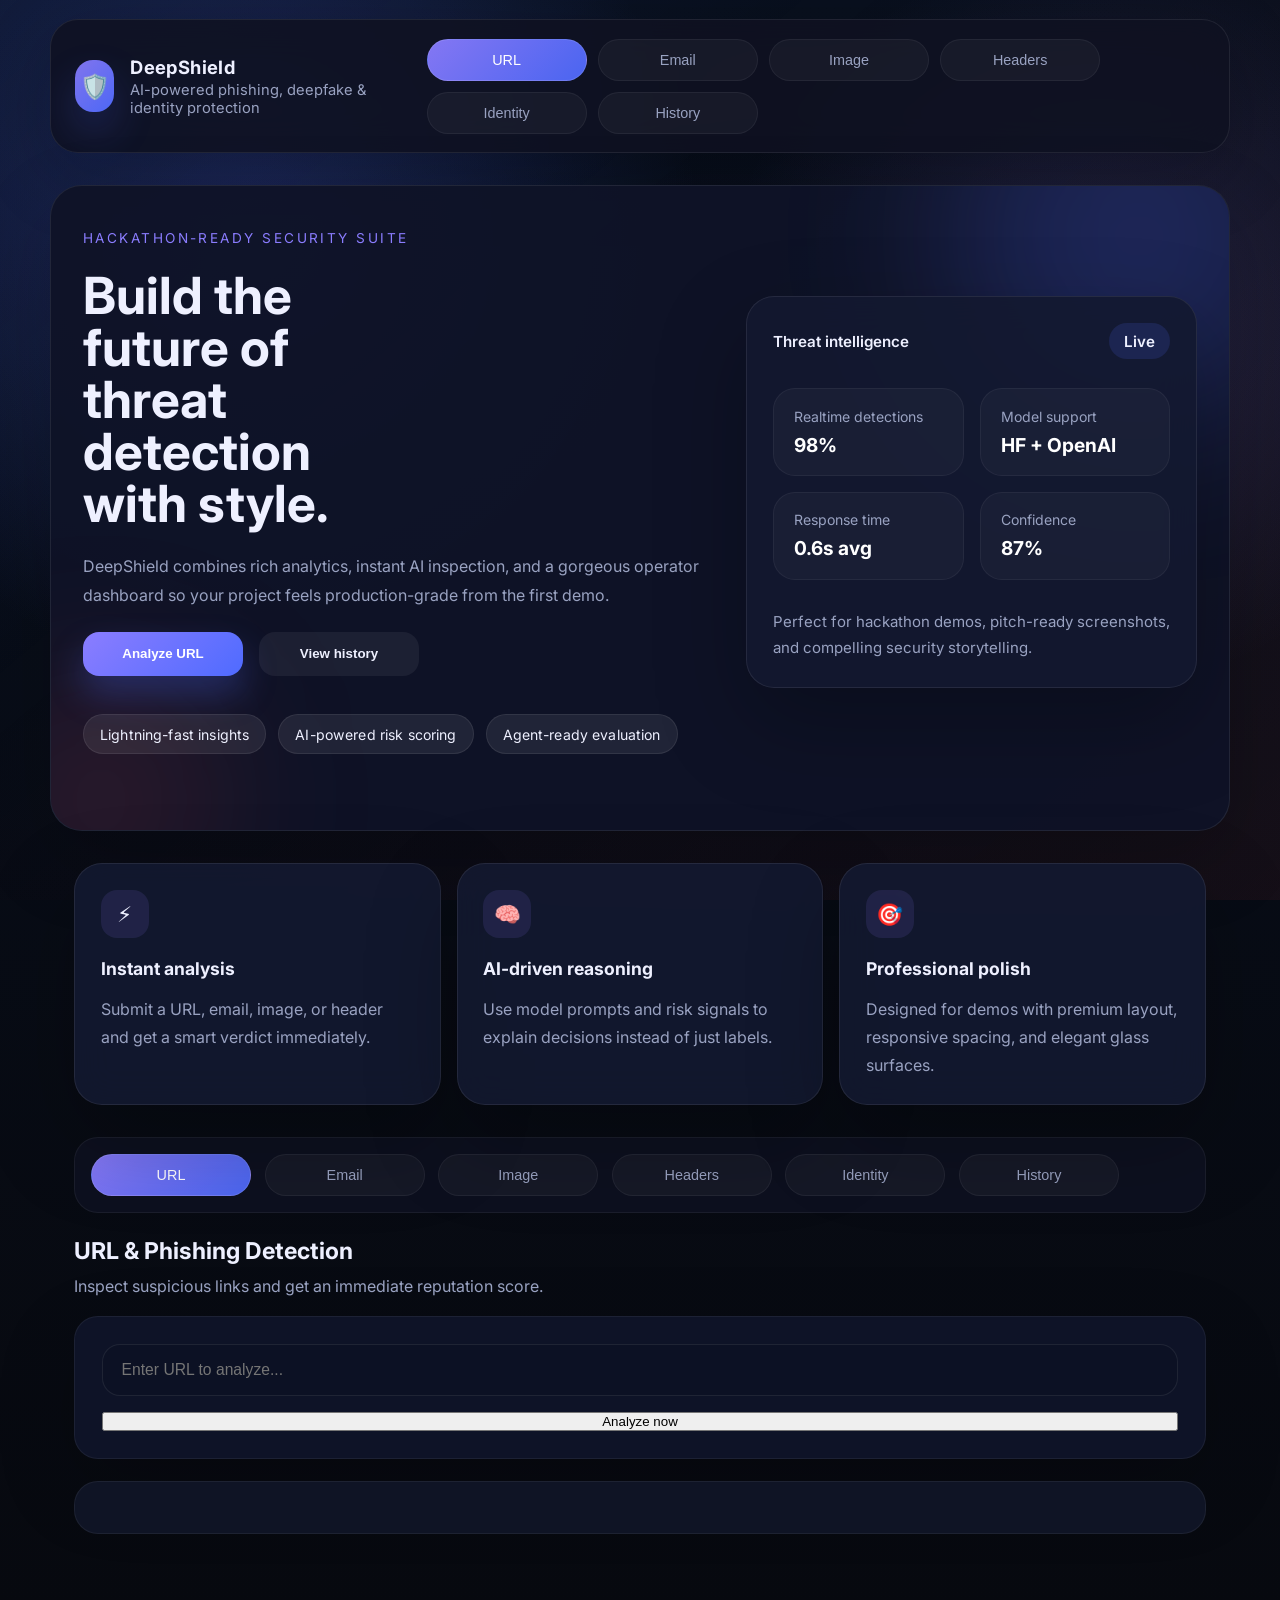
<file: templates/index.html>
<!DOCTYPE html>
<html lang="en">
<head>
  <meta charset="UTF-8" />
  <meta name="viewport" content="width=device-width, initial-scale=1.0" />
  <title>DeepShield — AI Deepfake + Phishing Detector</title>
  <link rel="preconnect" href="https://fonts.googleapis.com" />
  <link rel="preconnect" href="https://fonts.gstatic.com" crossorigin />
  <link href="https://fonts.googleapis.com/css2?family=Inter:wght@400;500;600;700;800&display=swap" rel="stylesheet" />
  <link rel="stylesheet" href="/static/css/style.css" />
</head>
<body>
  <div class="page-shell">
    <header class="site-header">
      <div class="brand">
        <div class="logo">🛡️</div>
        <div>
          <div class="brand-title">DeepShield</div>
          <div class="brand-subtitle">AI-powered phishing, deepfake & identity protection</div>
        </div>
      </div>
      <nav class="primary-nav">
        <button class="nav-btn active" onclick="showTab('url', event)">URL</button>
        <button class="nav-btn" onclick="showTab('email', event)">Email</button>
        <button class="nav-btn" onclick="showTab('image', event)">Image</button>
        <button class="nav-btn" onclick="showTab('headers', event)">Headers</button>
        <button class="nav-btn" onclick="showTab('verify', event)">Identity</button>
        <button class="nav-btn" onclick="showTab('history', event)">History</button>
      </nav>
    </header>

    <section class="hero">
      <div class="hero-copy">
        <span class="eyebrow">Hackathon-ready security suite</span>
        <h1>Build the future of threat detection with style.</h1>
        <p>DeepShield combines rich analytics, instant AI inspection, and a gorgeous operator dashboard so your project feels production-grade from the first demo.</p>
        <div class="hero-actions">
          <button class="primary" onclick="showTab('url', event)">Analyze URL</button>
          <button class="secondary" onclick="showTab('history', event)">View history</button>
        </div>
        <div class="hero-features">
          <div class="feature-pill">Lightning-fast insights</div>
          <div class="feature-pill">AI-powered risk scoring</div>
          <div class="feature-pill">Agent-ready evaluation</div>
        </div>
      </div>
      <div class="hero-panel">
        <div class="glass-card panel-card">
          <div class="panel-head">
            <span>Threat intelligence</span>
            <span class="chip">Live</span>
          </div>
          <div class="metric-grid">
            <div class="metric-card">
              <span>Realtime detections</span>
              <strong>98%</strong>
            </div>
            <div class="metric-card">
              <span>Model support</span>
              <strong>HF + OpenAI</strong>
            </div>
            <div class="metric-card">
              <span>Response time</span>
              <strong>0.6s avg</strong>
            </div>
            <div class="metric-card">
              <span>Confidence</span>
              <strong>87%</strong>
            </div>
          </div>
          <div class="panel-footer">
            <p>Perfect for hackathon demos, pitch-ready screenshots, and compelling security storytelling.</p>
          </div>
        </div>
      </div>
      <div class="hero-decor"></div>
    </section>

    <section class="feature-strip">
      <div class="feature-card glass-card">
        <span class="feature-icon">⚡</span>
        <h3>Instant analysis</h3>
        <p>Submit a URL, email, image, or header and get a smart verdict immediately.</p>
      </div>
      <div class="feature-card glass-card">
        <span class="feature-icon">🧠</span>
        <h3>AI-driven reasoning</h3>
        <p>Use model prompts and risk signals to explain decisions instead of just labels.</p>
      </div>
      <div class="feature-card glass-card">
        <span class="feature-icon">🎯</span>
        <h3>Professional polish</h3>
        <p>Designed for demos with premium layout, responsive spacing, and elegant glass surfaces.</p>
      </div>
    </section>

    <main class="main-content">
      <section class="tab-shell">
        <div class="tabs-row">
          <button class="nav-btn active" onclick="showTab('url', event)">URL</button>
          <button class="nav-btn" onclick="showTab('email', event)">Email</button>
          <button class="nav-btn" onclick="showTab('image', event)">Image</button>
          <button class="nav-btn" onclick="showTab('headers', event)">Headers</button>
          <button class="nav-btn" onclick="showTab('verify', event)">Identity</button>
          <button class="nav-btn" onclick="showTab('history', event)">History</button>
        </div>

        <section id="tab-url" class="tab active">
          <div class="section-header">
            <div>
              <h2>URL & Phishing Detection</h2>
              <p>Inspect suspicious links and get an immediate reputation score.</p>
            </div>
          </div>
          <div class="card form-card">
            <input id="url-input" type="text" placeholder="Enter URL to analyze..." />
            <button onclick="detectURL()">Analyze now</button>
          </div>
          <div id="url-result" class="result hidden"></div>
        </section>

        <section id="tab-email" class="tab">
          <div class="section-header">
            <div>
              <h2>Email Content Detection</h2>
              <p>Scan email body content for phishing signals and suspicious patterns.</p>
            </div>
          </div>
          <div class="card form-card">
            <textarea id="email-input" rows="6" placeholder="Paste email content here..."></textarea>
            <button onclick="detectEmail()">Analyze now</button>
          </div>
          <div id="email-result" class="result hidden"></div>
        </section>

        <section id="tab-image" class="tab">
          <div class="section-header">
            <div>
              <h2>Deepfake Image Detection</h2>
              <p>Upload or reference an image path to evaluate authenticity and heuristic risk.</p>
            </div>
          </div>
          <div class="card form-card">
            <input id="image-path" type="text" placeholder="Enter image file path (server-side)..." />
            <button onclick="detectImage()">Analyze now</button>
          </div>
          <div id="image-result" class="result hidden"></div>
        </section>

        <section id="tab-headers" class="tab">
          <div class="section-header">
            <div>
              <h2>Email Header Analysis</h2>
              <p>Inspect email headers for spoofing, relay anomalies, and risky metadata.</p>
            </div>
          </div>
          <div class="card form-card">
            <textarea id="headers-input" rows="8" placeholder="Paste raw email headers here..."></textarea>
            <button onclick="analyzeHeaders()">Analyze now</button>
          </div>
          <div id="headers-result" class="result hidden"></div>
        </section>

        <section id="tab-verify" class="tab">
          <div class="section-header">
            <div>
              <h2>Identity Verification</h2>
              <p>Compare two face images to validate whether an identity claim is legitimate.</p>
            </div>
          </div>
          <div class="card verify-grid">
            <div class="file-group">
              <label>Face Image A</label>
              <input type="file" id="img-a" accept="image/*" />
            </div>
            <div class="file-group">
              <label>Face Image B</label>
              <input type="file" id="img-b" accept="image/*" />
            </div>
            <button onclick="verifyIdentity()">Compare images</button>
          </div>
          <div id="verify-result" class="result hidden"></div>
        </section>

        <section id="tab-history" class="tab">
          <div class="section-header">
            <div>
              <h2>Detection History</h2>
              <p>Review past scans, confidence ratings, and the actions you took.</p>
            </div>
          </div>
          <button class="danger" onclick="clearHistory()">Clear history</button>
          <div id="history-list"></div>
        </section>
      </section>
    </main>
  </div>

  <script src="/static/js/app.js"></script>
</body>
</html>
</file>
<file: static/css/style.css>
*, *::before, *::after {
  box-sizing: border-box;
  margin: 0;
  padding: 0;
}

:root {
  --bg: #080a12;
  --surface: rgba(18, 23, 40, 0.92);
  --surface-soft: rgba(24, 31, 57, 0.9);
  --border: rgba(255, 255, 255, 0.08);
  --accent: #8b7dff;
  --accent-strong: #4f6bff;
  --danger: #ff4d4f;
  --success: #52c41a;
  --warning: #f7b500;
  --text: #eef0ff;
  --muted: #99a2c1;
  --radius: 22px;
  --shadow: 0 28px 80px rgba(0, 0, 0, 0.18);
}

body {
  min-height: 100vh;
  background:
    radial-gradient(circle at 20% 15%, rgba(79, 107, 255, 0.26), transparent 26%),
    radial-gradient(circle at 85% 20%, rgba(139, 125, 255, 0.18), transparent 22%),
    linear-gradient(180deg, #09101e 0%, #07090f 100%);
  color: var(--text);
  font-family: 'Inter', 'Segoe UI', system-ui, sans-serif;
}

body::before {
  content: '';
  position: fixed;
  inset: 0;
  background: linear-gradient(140deg, rgba(79, 107, 255, 0.08), transparent 35%, rgba(255, 77, 79, 0.06));
  pointer-events: none;
}

.page-shell {
  position: relative;
  z-index: 1;
  padding-bottom: 3rem;
}

.site-header {
  max-width: 1180px;
  margin: 1.2rem auto 0;
  padding: 1.15rem 1.5rem;
  display: flex;
  align-items: center;
  justify-content: space-between;
  gap: 1rem;
  background: rgba(15, 18, 33, 0.88);
  border: 1px solid rgba(255, 255, 255, 0.08);
  border-radius: 28px;
  -webkit-backdrop-filter: blur(18px);
  backdrop-filter: blur(18px);
  box-shadow: 0 22px 70px rgba(0, 0, 0, 0.22);
}

.brand {
  display: flex;
  align-items: center;
  gap: 1rem;
}

.logo {
  width: 52px;
  height: 52px;
  border-radius: 18px;
  display: grid;
  place-items: center;
  background: linear-gradient(135deg, rgba(139, 125, 255, 0.92), rgba(79, 107, 255, 0.96));
  box-shadow: 0 20px 40px rgba(79, 107, 255, 0.22);
  font-size: 1.5rem;
}

.brand-title {
  font-size: 1.15rem;
  font-weight: 700;
  letter-spacing: 0.02em;
}

.brand-subtitle {
  color: var(--muted);
  font-size: 0.92rem;
  margin-top: 0.18rem;
}

.primary-nav {
  display: flex;
  flex-wrap: wrap;
  gap: 0.7rem;
}

.nav-btn {
  background: rgba(255, 255, 255, 0.04);
  border: 1px solid rgba(255, 255, 255, 0.06);
  color: var(--muted);
  padding: 0.75rem 1.2rem;
  border-radius: 999px;
  cursor: pointer;
  transition: transform 0.2s, background 0.2s, color 0.2s;
  font-size: 0.9rem;
}

.nav-btn:hover {
  transform: translateY(-1px);
  background: rgba(139, 125, 255, 0.14);
}

.nav-btn.active {
  background: linear-gradient(135deg, rgba(139, 125, 255, 0.95), rgba(79, 107, 255, 0.94));
  color: #fff;
  border-color: rgba(255, 255, 255, 0.12);
}

.hero {
  max-width: 1180px;
  margin: 2rem auto 0;
  padding: 2.75rem 2rem;
  display: grid;
  grid-template-columns: 1.4fr 1fr;
  gap: 2rem;
  position: relative;
  background: rgba(15, 20, 39, 0.95);
  border-radius: 32px;
  border: 1px solid rgba(255, 255, 255, 0.08);
  box-shadow: var(--shadow);
  overflow: hidden;
}

.panel-card {
  min-height: 300px;
  display: flex;
  flex-direction: column;
  gap: 1.8rem;
}

.hero::before,
.hero::after {
  content: '';
  position: absolute;
  border-radius: 50%;
  filter: blur(80px);
  pointer-events: none;
}

.hero::before {
  width: 380px;
  height: 380px;
  top: -140px;
  right: -100px;
  background: rgba(79, 107, 255, 0.22);
}

.hero::after {
  width: 240px;
  height: 240px;
  bottom: -90px;
  left: -70px;
  background: rgba(255, 77, 79, 0.14);
}

.hero-copy {
  display: flex;
  flex-direction: column;
  justify-content: center;
  gap: 1.4rem;
  z-index: 1;
}

.hero-features {
  display: flex;
  flex-wrap: wrap;
  gap: 0.75rem;
  margin-top: 1rem;
}

.feature-pill {
  background: rgba(255, 255, 255, 0.08);
  color: #eef0ff;
  border: 1px solid rgba(255, 255, 255, 0.08);
  border-radius: 999px;
  padding: 0.65rem 1rem;
  font-size: 0.88rem;
  letter-spacing: 0.01em;
}

.feature-strip {
  max-width: 1180px;
  margin: 2rem auto 0;
  display: grid;
  grid-template-columns: repeat(3, minmax(0, 1fr));
  gap: 1rem;
  padding: 0 1.5rem;
}

.feature-card {
  padding: 1.5rem;
  display: flex;
  flex-direction: column;
  gap: 1rem;
  transition: transform 0.18s ease, border-color 0.18s ease, background 0.18s ease;
}

.feature-card:hover {
  transform: translateY(-4px);
  border-color: rgba(139, 125, 255, 0.18);
  background: rgba(33, 41, 65, 0.98);
}

.feature-icon {
  width: 48px;
  height: 48px;
  display: grid;
  place-items: center;
  background: rgba(139, 125, 255, 0.12);
  border-radius: 16px;
  font-size: 1.35rem;
}

.feature-card h3 {
  font-size: 1.1rem;
  margin-top: 0.25rem;
}

.feature-card p {
  color: var(--muted);
  line-height: 1.75;
}

.panel-card {
  min-height: 300px;
  display: flex;
  flex-direction: column;
  gap: 1.8rem;
}

.panel-head {
  display: flex;
  align-items: center;
  justify-content: space-between;
  gap: 1rem;
}

.eyebrow {
  display: inline-flex;
  align-items: center;
  gap: 0.5rem;
  color: var(--accent);
  font-size: 0.85rem;
  text-transform: uppercase;
  letter-spacing: 0.18em;
}

.hero-copy h1 {
  font-size: clamp(2rem, 4vw, 3.8rem);
  line-height: 1.02;
  max-width: 10ch;
}

.hero-copy p {
  max-width: 42rem;
  color: var(--muted);
  font-size: 1rem;
  line-height: 1.8;
}

.hero-actions {
  display: flex;
  gap: 1rem;
  flex-wrap: wrap;
}

button.primary,
button.secondary,
button.danger {
  border: none;
  border-radius: 16px;
  padding: 0.9rem 1.6rem;
  font-weight: 600;
  transition: transform 0.2s, box-shadow 0.2s, opacity 0.2s;
}

button.primary {
  background: linear-gradient(135deg, var(--accent), var(--accent-strong));
  color: #fff;
  box-shadow: 0 18px 35px rgba(79, 107, 255, 0.28);
}

button.secondary {
  background: rgba(255, 255, 255, 0.06);
  color: #eef0ff;
}

button.primary:hover,
button.secondary:hover,
button.danger:hover {
  transform: translateY(-2px);
  opacity: 0.95;
}

.hero-panel {
  display: flex;
  align-items: center;
  justify-content: center;
  position: relative;
  z-index: 1;
}

.glass-card {
  width: 100%;
  background: rgba(19, 25, 48, 0.9);
  border: 1px solid rgba(255, 255, 255, 0.08);
  border-radius: 28px;
  box-shadow: 0 35px 90px rgba(0, 0, 0, 0.25);
  -webkit-backdrop-filter: blur(18px);
  backdrop-filter: blur(18px);
  padding: 1.6rem;
}

.panel-card {
  min-height: 300px;
  display: flex;
  flex-direction: column;
  gap: 1.8rem;
}

.panel-head {
  display: flex;
  align-items: center;
  justify-content: space-between;
  gap: 1rem;
}

.panel-head span {
  font-size: 0.95rem;
  color: var(--text);
  font-weight: 600;
}

.chip {
  display: inline-flex;
  align-items: center;
  justify-content: center;
  padding: 0.55rem 0.95rem;
  background: rgba(79, 107, 255, 0.15);
  color: #d7daff;
  border-radius: 999px;
  font-size: 0.82rem;
  font-weight: 700;
}

.metric-grid {
  display: grid;
  grid-template-columns: repeat(2, minmax(0, 1fr));
  gap: 1rem;
}

.metric-card {
  background: rgba(255, 255, 255, 0.03);
  border: 1px solid rgba(255, 255, 255, 0.05);
  border-radius: 22px;
  padding: 1.15rem 1.25rem;
}

.metric-card span {
  display: block;
  color: var(--muted);
  margin-bottom: 0.5rem;
  font-size: 0.88rem;
}

.metric-card strong {
  font-size: 1.2rem;
  color: #fff;
}

.panel-footer {
  color: var(--muted);
  font-size: 0.94rem;
  line-height: 1.75;
}

.main-content {
  max-width: 1180px;
  margin: 2rem auto;
  padding: 0 1.5rem;
}

.tab-shell {
  display: flex;
  flex-direction: column;
  gap: 1.5rem;
}

.tabs-row {
  display: flex;
  flex-wrap: wrap;
  gap: 0.85rem;
  padding: 1rem;
  background: rgba(15, 18, 33, 0.92);
  border: 1px solid rgba(255, 255, 255, 0.06);
  border-radius: 24px;
}

.section-header {
  display: flex;
  align-items: flex-start;
  justify-content: space-between;
  gap: 1rem;
  margin-bottom: 1rem;
}

.section-header h2 {
  font-size: 1.45rem;
  margin-bottom: 0.4rem;
}

.section-header p {
  color: var(--muted);
  max-width: 42rem;
  line-height: 1.75;
}

.tab {
  display: none;
  animation: fadeIn 0.35s ease;
}

.tab.active {
  display: block;
}

.form-card {
  display: grid;
  gap: 1.1rem;
}

input[type="text"], textarea {
  background: rgba(13, 18, 36, 0.92);
  border: 1px solid rgba(255, 255, 255, 0.08);
  border-radius: 18px;
  color: var(--text);
  padding: 1rem 1.15rem;
  font-size: 0.98rem;
  width: 100%;
  outline: none;
  transition: border-color 0.2s, box-shadow 0.2s;
}

input[type="text"]:focus,
textarea:focus {
  border-color: rgba(139, 125, 255, 0.7);
  box-shadow: 0 0 0 4px rgba(79, 107, 255, 0.1);
}

input[type="file"] {
  color: var(--muted);
  font-size: 0.95rem;
}

button {
  min-width: 160px;
}

.card {
  background: rgba(15, 21, 42, 0.95);
  border: 1px solid rgba(255, 255, 255, 0.06);
  border-radius: 24px;
  padding: 1.7rem;
  display: flex;
  flex-direction: column;
  gap: 1rem;
  box-shadow: var(--shadow);
}

.result {
  margin-top: 1.35rem;
  background: rgba(16, 22, 40, 0.95);
  border: 1px solid rgba(255, 255, 255, 0.06);
  border-radius: 24px;
  padding: 1.6rem;
}

.verdict {
  display: flex;
  align-items: center;
  gap: 1rem;
  margin-bottom: 1rem;
  flex-wrap: wrap;
}

.badge {
  padding: 0.45rem 1rem;
  border-radius: 999px;
  font-weight: 700;
  font-size: 0.88rem;
  letter-spacing: 0.04em;
}

.badge.fake,
.badge.phishing,
.badge.suspicious {
  background: rgba(255, 77, 79, 0.15);
  color: var(--danger);
  border: 1px solid rgba(255, 77, 79, 0.2);
}

.badge.real,
.badge.legitimate,
.badge.clean,
.badge.same_person {
  background: rgba(82, 196, 26, 0.14);
  color: var(--success);
  border: 1px solid rgba(82, 196, 26, 0.22);
}

.badge.different_person {
  background: rgba(247, 181, 0, 0.14);
  color: var(--warning);
  border: 1px solid rgba(247, 181, 0, 0.22);
}

.confidence-bar-wrap {
  margin: 1rem 0;
}

.confidence-label {
  font-size: 0.85rem;
  color: var(--muted);
  margin-bottom: 0.35rem;
}

.confidence-bar {
  height: 10px;
  background: rgba(255, 255, 255, 0.06);
  border-radius: 999px;
  overflow: hidden;
}

.confidence-fill {
  height: 100%;
  border-radius: 999px;
  transition: width 0.6s ease;
}

.flags {
  display: flex;
  flex-wrap: wrap;
  gap: 0.45rem;
  margin-top: 1rem;
}

.flag-tag {
  background: rgba(247, 181, 0, 0.14);
  color: var(--warning);
  border: 1px solid rgba(247, 181, 0, 0.22);
  border-radius: 999px;
  padding: 0.35rem 0.85rem;
  font-size: 0.8rem;
}

.history-item {
  background: rgba(13, 18, 36, 0.96);
  border: 1px solid rgba(255, 255, 255, 0.06);
  border-radius: 22px;
  padding: 1.15rem 1.3rem;
  margin-bottom: 0.9rem;
  display: flex;
  justify-content: space-between;
  align-items: center;
  flex-wrap: wrap;
  gap: 0.75rem;
}

.history-meta {
  color: var(--muted);
  font-size: 0.82rem;
}

.history-input {
  font-size: 0.92rem;
  color: #f5f7ff;
  word-break: break-all;
}

.verify-grid {
  display: grid;
  grid-template-columns: repeat(2, minmax(0, 1fr));
  gap: 1rem;
}

.file-group {
  display: flex;
  flex-direction: column;
  gap: 0.65rem;
}

.file-group label {
  color: var(--muted);
  font-size: 0.95rem;
}

.verify-grid button {
  grid-column: 1 / -1;
}

button.danger {
  background: rgba(255, 77, 79, 0.14);
  color: #ff7b86;
  border: 1px solid rgba(255, 77, 79, 0.22);
  box-shadow: none;
}

@keyframes fadeIn {
  from {
    opacity: 0;
    transform: translateY(8px);
  }
  to {
    opacity: 1;
    transform: translateY(0);
  }
}

@media (max-width: 960px) {
  .hero {
    grid-template-columns: 1fr;
  }

  .panel-head,
  .hero-actions {
    flex-direction: column;
    align-items: stretch;
  }
}

@media (max-width: 720px) {
  .site-header,
  .hero,
  .main-content,
  .feature-strip {
    margin: 1rem;
    padding: 1.2rem;
  }

  .hero {
    gap: 1.4rem;
  }

  .feature-strip {
    grid-template-columns: 1fr;
  }

  .main-content {
    padding: 0 1rem 2rem;
  }

  .nav-btn,
  button.primary,
  button.secondary,
  button.danger {
    width: 100%;
  }

  .verify-grid {
    grid-template-columns: 1fr;
  }
}
</file>
